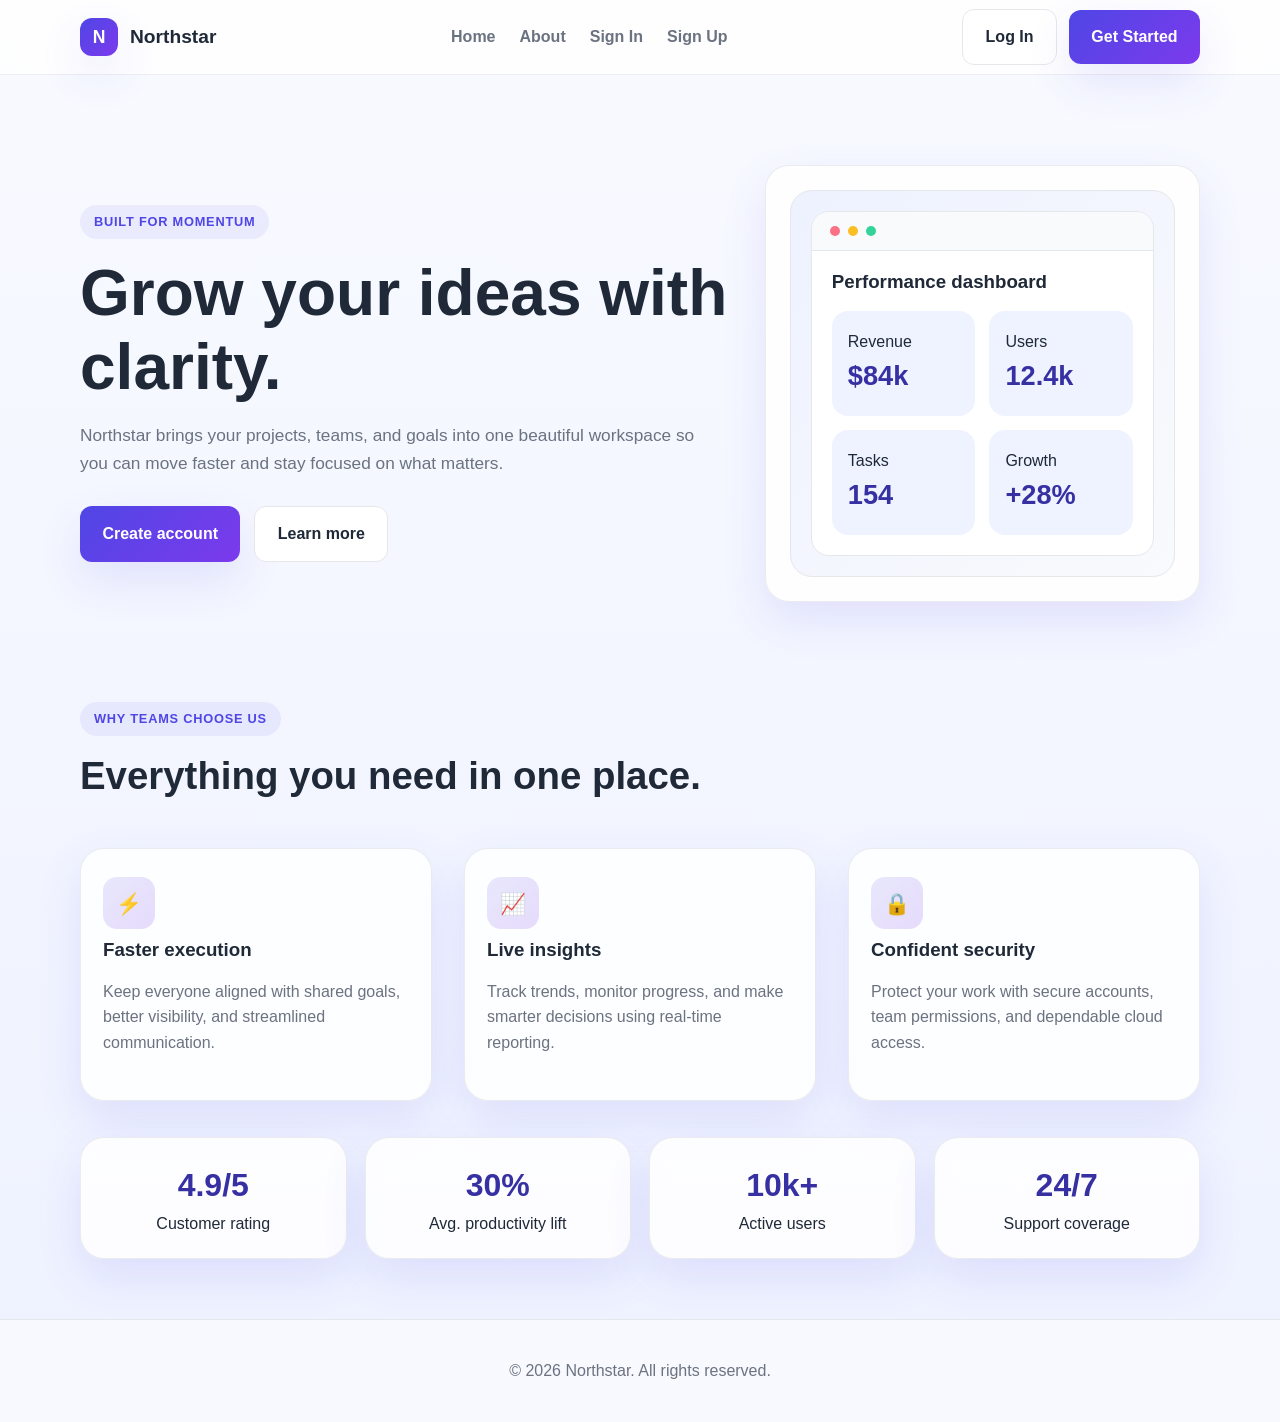
<file: index.html>
<!DOCTYPE html>
<html lang="en">
  <head>
    <meta charset="UTF-8" />
    <meta name="viewport" content="width=device-width, initial-scale=1.0" />
    <title>Northstar | Home</title>
    <link rel="stylesheet" href="styles.css" />
  </head>
  <body>
    <header class="navbar">
      <div class="container navbar-inner">
        <a href="index.html" class="brand" aria-label="Northstar home">
          <span class="brand-mark">N</span>
          <span>Northstar</span>
        </a>

        <nav class="nav-links" aria-label="Main navigation">
          <a href="index.html">Home</a>
          <a href="about.html">About</a>
          <a href="signin.html">Sign In</a>
          <a href="signup.html">Sign Up</a>
        </nav>

        <div class="nav-actions">
          <a class="btn btn-secondary" href="signin.html">Log In</a>
          <a class="btn btn-primary" href="signup.html">Get Started</a>
        </div>
      </div>
    </header>

    <main>
      <section class="hero">
        <div class="container hero-grid">
          <div>
            <span class="eyebrow">Built for momentum</span>
            <h1>Grow your ideas with clarity.</h1>
            <p class="lead">
              Northstar brings your projects, teams, and goals into one beautiful
              workspace so you can move faster and stay focused on what matters.
            </p>

            <div class="hero-actions">
              <a class="btn btn-primary" href="signup.html">Create account</a>
              <a class="btn btn-secondary" href="about.html">Learn more</a>
            </div>
          </div>

          <div class="hero-panel">
            <div class="mockup">
              <div class="mockup-window">
                <div class="mockup-header">
                  <span class="dot"></span>
                  <span class="dot"></span>
                  <span class="dot"></span>
                </div>
                <div class="mockup-content">
                  <h3>Performance dashboard</h3>
                  <div class="metric-row">
                    <div class="metric">
                      <span>Revenue</span>
                      <strong>$84k</strong>
                    </div>
                    <div class="metric">
                      <span>Users</span>
                      <strong>12.4k</strong>
                    </div>
                    <div class="metric">
                      <span>Tasks</span>
                      <strong>154</strong>
                    </div>
                    <div class="metric">
                      <span>Growth</span>
                      <strong>+28%</strong>
                    </div>
                  </div>
                </div>
              </div>
            </div>
          </div>
        </div>
      </section>

      <section class="section">
        <div class="container">
          <div class="section-heading">
            <div>
              <span class="eyebrow">Why teams choose us</span>
              <h2>Everything you need in one place.</h2>
            </div>
          </div>

          <div class="feature-grid">
            <article class="card">
              <div class="icon">⚡</div>
              <h3>Faster execution</h3>
              <p>Keep everyone aligned with shared goals, better visibility, and streamlined communication.</p>
            </article>

            <article class="card">
              <div class="icon">📈</div>
              <h3>Live insights</h3>
              <p>Track trends, monitor progress, and make smarter decisions using real-time reporting.</p>
            </article>

            <article class="card">
              <div class="icon">🔒</div>
              <h3>Confident security</h3>
              <p>Protect your work with secure accounts, team permissions, and dependable cloud access.</p>
            </article>
          </div>

          <div class="stat-strip">
            <div class="stat-card">
              <strong>4.9/5</strong>
              <span>Customer rating</span>
            </div>
            <div class="stat-card">
              <strong>30%</strong>
              <span>Avg. productivity lift</span>
            </div>
            <div class="stat-card">
              <strong>10k+</strong>
              <span>Active users</span>
            </div>
            <div class="stat-card">
              <strong>24/7</strong>
              <span>Support coverage</span>
            </div>
          </div>
        </div>
      </section>
    </main>

    <footer class="site-footer">
      <div class="container">
        <p>© <span id="year"></span> Northstar. All rights reserved.</p>
      </div>
    </footer>

    <script src="script.js"></script>
  </body>
</html>
</file>
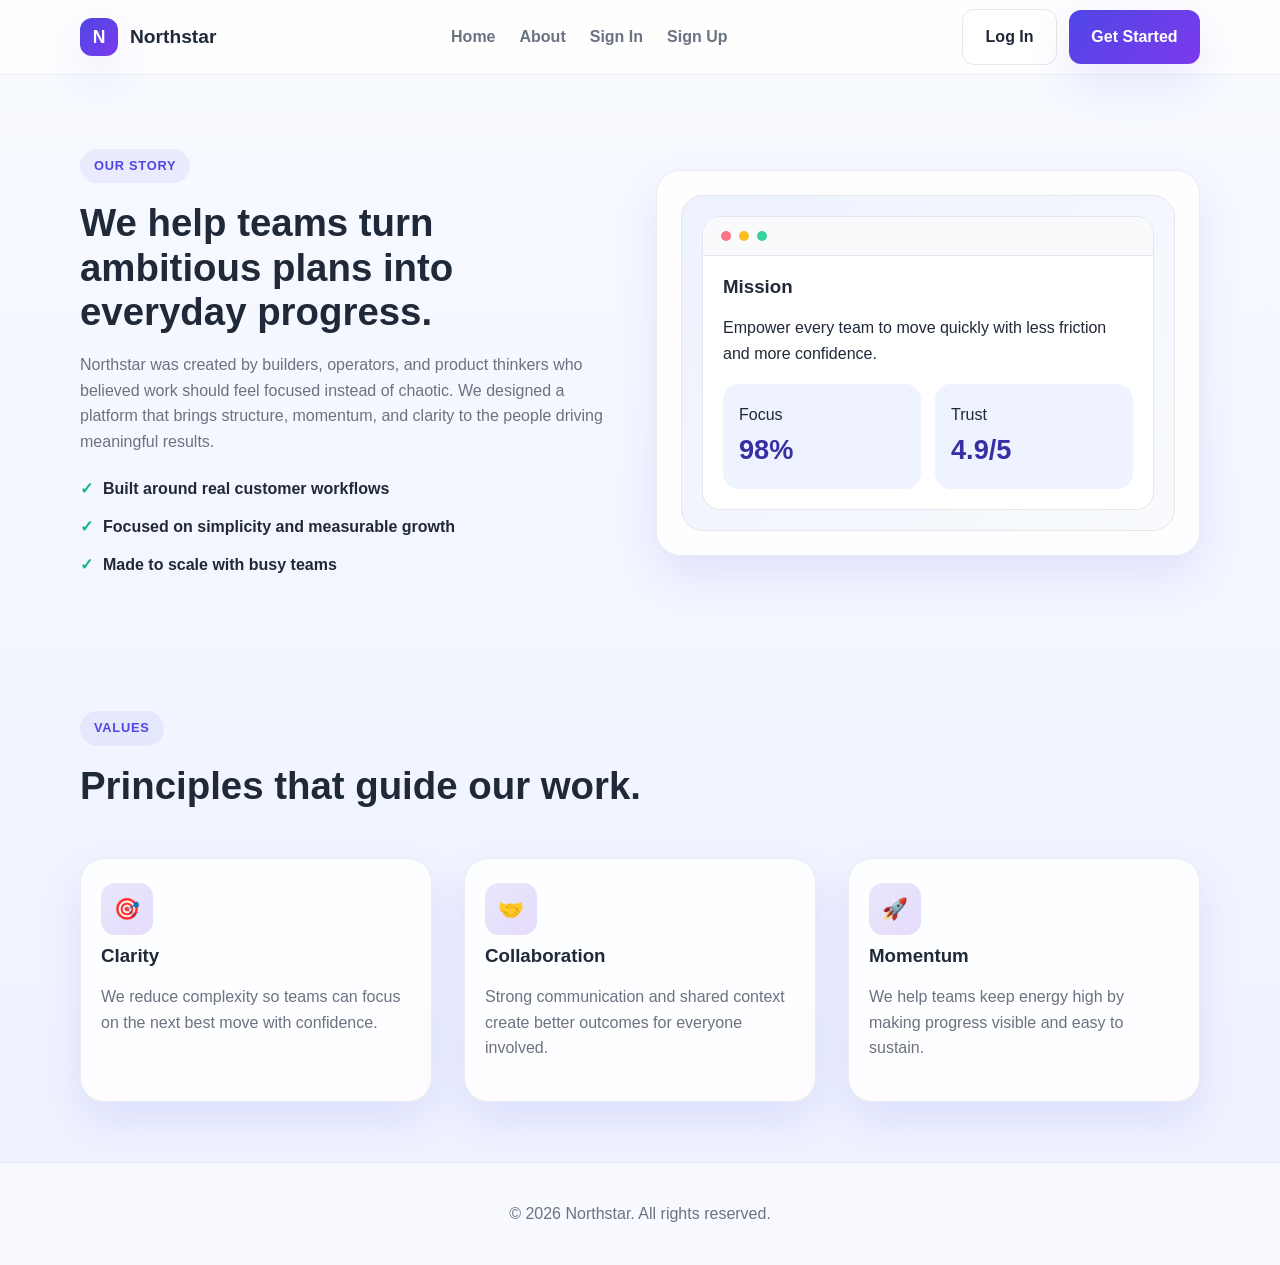
<file: about.html>
<!DOCTYPE html>
<html lang="en">
  <head>
    <meta charset="UTF-8" />
    <meta name="viewport" content="width=device-width, initial-scale=1.0" />
    <title>Northstar | About</title>
    <link rel="stylesheet" href="styles.css" />
  </head>
  <body>
    <header class="navbar">
      <div class="container navbar-inner">
        <a href="index.html" class="brand" aria-label="Northstar home">
          <span class="brand-mark">N</span>
          <span>Northstar</span>
        </a>

        <nav class="nav-links" aria-label="Main navigation">
          <a href="index.html">Home</a>
          <a href="about.html">About</a>
          <a href="signin.html">Sign In</a>
          <a href="signup.html">Sign Up</a>
        </nav>

        <div class="nav-actions">
          <a class="btn btn-secondary" href="signin.html">Log In</a>
          <a class="btn btn-primary" href="signup.html">Get Started</a>
        </div>
      </div>
    </header>

    <main>
      <section class="section">
        <div class="container about-grid">
          <div class="about-copy">
            <span class="eyebrow">Our story</span>
            <h2>We help teams turn ambitious plans into everyday progress.</h2>
            <p>
              Northstar was created by builders, operators, and product thinkers who believed work should feel focused instead of chaotic.
              We designed a platform that brings structure, momentum, and clarity to the people driving meaningful results.
            </p>
            <ul class="list">
              <li>Built around real customer workflows</li>
              <li>Focused on simplicity and measurable growth</li>
              <li>Made to scale with busy teams</li>
            </ul>
          </div>

          <div class="hero-panel">
            <div class="mockup">
              <div class="mockup-window">
                <div class="mockup-header">
                  <span class="dot"></span>
                  <span class="dot"></span>
                  <span class="dot"></span>
                </div>
                <div class="mockup-content">
                  <h3>Mission</h3>
                  <p>Empower every team to move quickly with less friction and more confidence.</p>
                  <div class="metric-row">
                    <div class="metric">
                      <span>Focus</span>
                      <strong>98%</strong>
                    </div>
                    <div class="metric">
                      <span>Trust</span>
                      <strong>4.9/5</strong>
                    </div>
                  </div>
                </div>
              </div>
            </div>
          </div>
        </div>
      </section>

      <section class="section">
        <div class="container">
          <div class="section-heading">
            <div>
              <span class="eyebrow">Values</span>
              <h2>Principles that guide our work.</h2>
            </div>
          </div>

          <div class="value-grid">
            <article class="value-card">
              <div class="icon">🎯</div>
              <h3>Clarity</h3>
              <p>We reduce complexity so teams can focus on the next best move with confidence.</p>
            </article>

            <article class="value-card">
              <div class="icon">🤝</div>
              <h3>Collaboration</h3>
              <p>Strong communication and shared context create better outcomes for everyone involved.</p>
            </article>

            <article class="value-card">
              <div class="icon">🚀</div>
              <h3>Momentum</h3>
              <p>We help teams keep energy high by making progress visible and easy to sustain.</p>
            </article>
          </div>
        </div>
      </section>
    </main>

    <footer class="site-footer">
      <div class="container">
        <p>© <span id="year"></span> Northstar. All rights reserved.</p>
      </div>
    </footer>

    <script src="script.js"></script>
  </body>
</html>
</file>
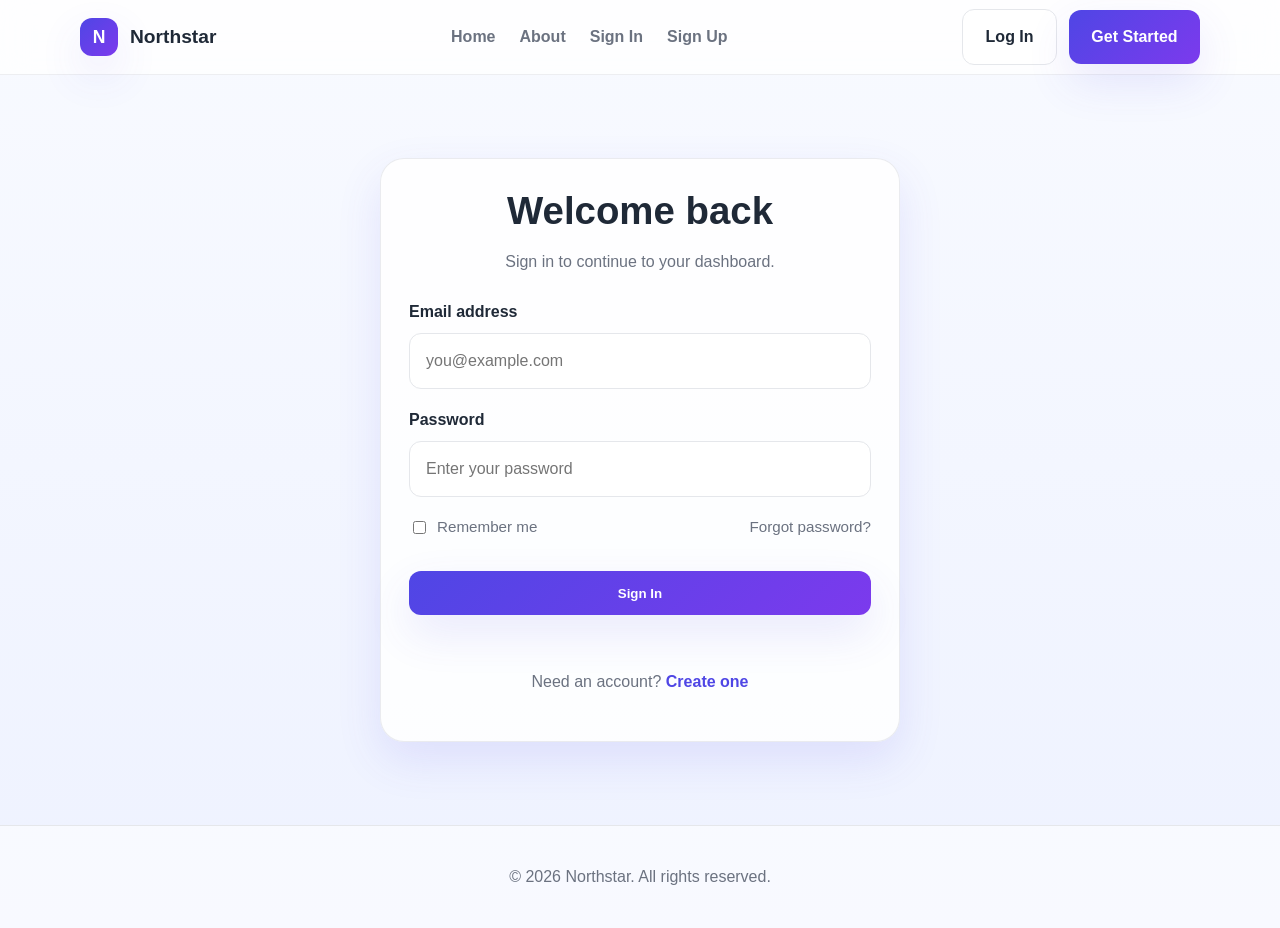
<file: signin.html>
<!DOCTYPE html>
<html lang="en">
  <head>
    <meta charset="UTF-8" />
    <meta name="viewport" content="width=device-width, initial-scale=1.0" />
    <title>Northstar | Sign In</title>
    <link rel="stylesheet" href="styles.css" />
  </head>
  <body>
    <header class="navbar">
      <div class="container navbar-inner">
        <a href="index.html" class="brand" aria-label="Northstar home">
          <span class="brand-mark">N</span>
          <span>Northstar</span>
        </a>

        <nav class="nav-links" aria-label="Main navigation">
          <a href="index.html">Home</a>
          <a href="about.html">About</a>
          <a href="signin.html">Sign In</a>
          <a href="signup.html">Sign Up</a>
        </nav>

        <div class="nav-actions">
          <a class="btn btn-secondary" href="signin.html">Log In</a>
          <a class="btn btn-primary" href="signup.html">Get Started</a>
        </div>
      </div>
    </header>

    <main class="form-shell">
      <div class="container form-layout">
        <div class="form-card">
          <h2 class="form-title">Welcome back</h2>
          <p class="form-subtitle">Sign in to continue to your dashboard.</p>

          <form id="signin-form">
            <div class="form-group">
              <label for="email">Email address</label>
              <input id="email" type="email" placeholder="you@example.com" required />
            </div>

            <div class="form-group">
              <label for="password">Password</label>
              <input id="password" type="password" placeholder="Enter your password" required />
            </div>

            <div class="form-row">
              <label class="check-wrap">
                <input type="checkbox" />
                <span>Remember me</span>
              </label>
              <a href="#" aria-label="Forgot password">Forgot password?</a>
            </div>

            <button class="btn btn-primary" type="submit">Sign In</button>
            <div class="form-message" aria-live="polite"></div>
          </form>

          <p class="form-link">Need an account? <a href="signup.html">Create one</a></p>
        </div>
      </div>
    </main>

    <footer class="site-footer">
      <div class="container">
        <p>© <span id="year"></span> Northstar. All rights reserved.</p>
      </div>
    </footer>

    <script src="script.js"></script>
  </body>
</html>
</file>
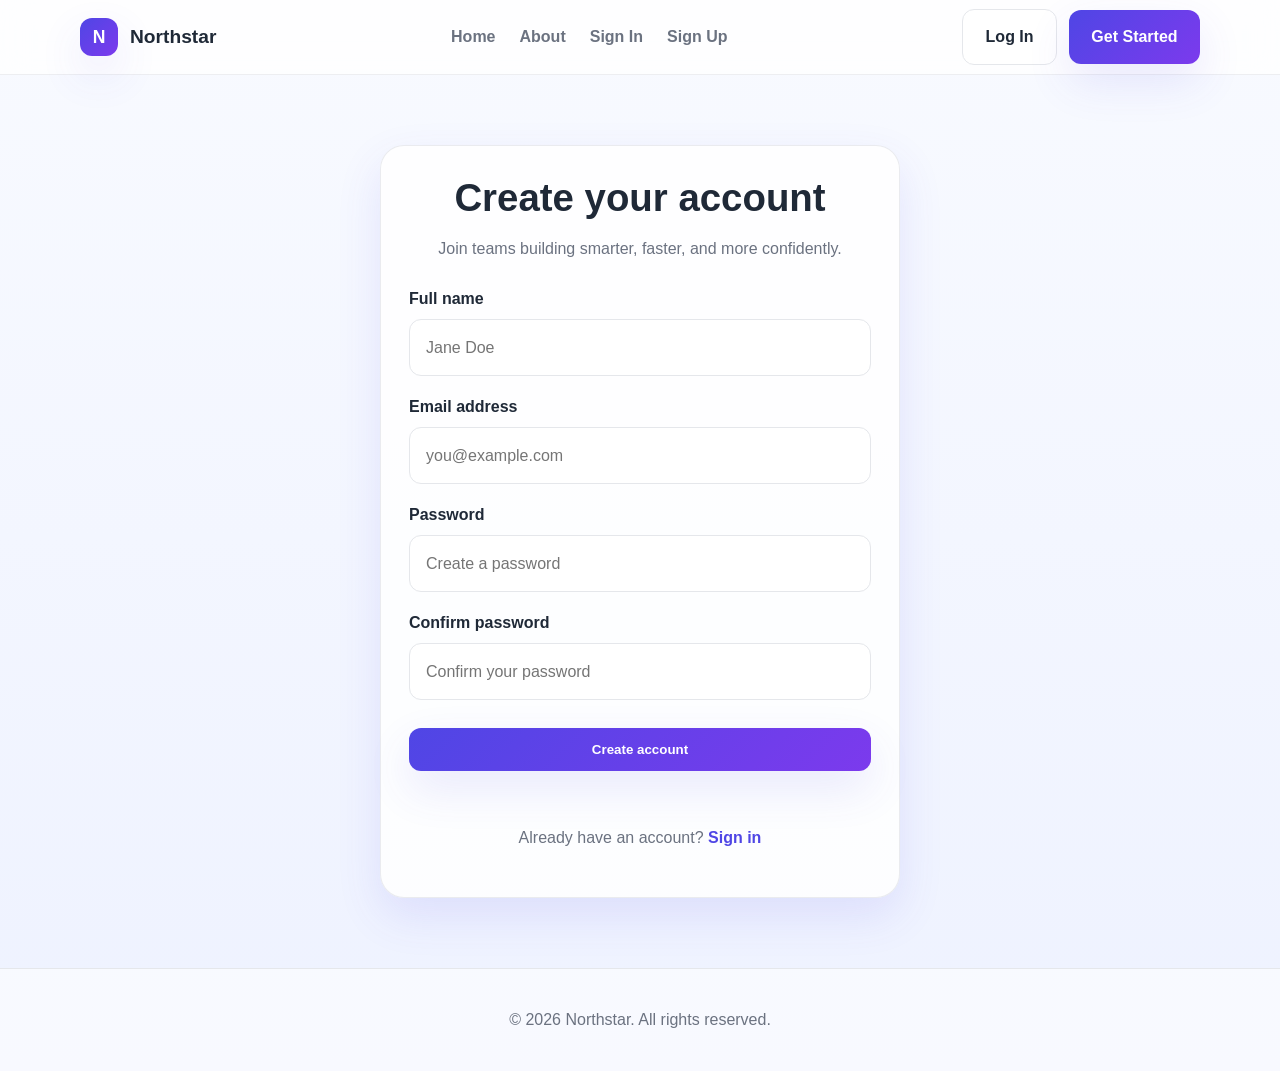
<file: signup.html>
<!DOCTYPE html>
<html lang="en">
  <head>
    <meta charset="UTF-8" />
    <meta name="viewport" content="width=device-width, initial-scale=1.0" />
    <title>Northstar | Sign Up</title>
    <link rel="stylesheet" href="styles.css" />
  </head>
  <body>
    <header class="navbar">
      <div class="container navbar-inner">
        <a href="index.html" class="brand" aria-label="Northstar home">
          <span class="brand-mark">N</span>
          <span>Northstar</span>
        </a>

        <nav class="nav-links" aria-label="Main navigation">
          <a href="index.html">Home</a>
          <a href="about.html">About</a>
          <a href="signin.html">Sign In</a>
          <a href="signup.html">Sign Up</a>
        </nav>

        <div class="nav-actions">
          <a class="btn btn-secondary" href="signin.html">Log In</a>
          <a class="btn btn-primary" href="signup.html">Get Started</a>
        </div>
      </div>
    </header>

    <main class="form-shell">
      <div class="container form-layout">
        <div class="form-card">
          <h2 class="form-title">Create your account</h2>
          <p class="form-subtitle">Join teams building smarter, faster, and more confidently.</p>

          <form id="signup-form">
            <div class="form-group">
              <label for="full-name">Full name</label>
              <input id="full-name" type="text" placeholder="Jane Doe" required />
            </div>

            <div class="form-group">
              <label for="signup-email">Email address</label>
              <input id="signup-email" type="email" placeholder="you@example.com" required />
            </div>

            <div class="form-group">
              <label for="signup-password">Password</label>
              <input id="signup-password" type="password" placeholder="Create a password" required />
            </div>

            <div class="form-group">
              <label for="confirm-password">Confirm password</label>
              <input id="confirm-password" type="password" placeholder="Confirm your password" required />
            </div>

            <button class="btn btn-primary" type="submit">Create account</button>
            <div class="form-message" aria-live="polite"></div>
          </form>

          <p class="form-link">Already have an account? <a href="signin.html">Sign in</a></p>
        </div>
      </div>
    </main>

    <footer class="site-footer">
      <div class="container">
        <p>© <span id="year"></span> Northstar. All rights reserved.</p>
      </div>
    </footer>

    <script src="script.js"></script>
  </body>
</html>
</file>
<file: styles.css>
:root {
  --bg: #f5f7ff;
  --surface: #ffffff;
  --surface-alt: #eef3ff;
  --primary: #4f46e5;
  --primary-dark: #3730a3;
  --accent: #7c3aed;
  --text: #1f2937;
  --muted: #6b7280;
  --border: #e5e7eb;
  --success: #10b981;
  --shadow: 0 18px 45px rgba(79, 70, 229, 0.12);
}

* {
  box-sizing: border-box;
}

html {
  scroll-behavior: smooth;
}

body {
  margin: 0;
  font-family: "Segoe UI", Tahoma, Geneva, Verdana, sans-serif;
  background: linear-gradient(180deg, #f8faff 0%, #eef2ff 100%);
  color: var(--text);
  line-height: 1.6;
}

a {
  color: inherit;
  text-decoration: none;
}

img {
  max-width: 100%;
  display: block;
}

.container {
  width: min(1120px, calc(100% - 32px));
  margin: 0 auto;
}

.navbar {
  position: sticky;
  top: 0;
  z-index: 50;
  backdrop-filter: blur(14px);
  background: rgba(255, 255, 255, 0.78);
  border-bottom: 1px solid rgba(229, 231, 235, 0.7);
}

.navbar-inner {
  display: flex;
  align-items: center;
  justify-content: space-between;
  min-height: 74px;
  gap: 20px;
}

.brand {
  display: flex;
  align-items: center;
  gap: 12px;
  font-weight: 800;
  font-size: 1.2rem;
}

.brand-mark {
  width: 38px;
  height: 38px;
  display: grid;
  place-items: center;
  border-radius: 12px;
  background: linear-gradient(135deg, var(--primary), var(--accent));
  color: white;
  font-size: 1.1rem;
  box-shadow: var(--shadow);
}

.nav-links {
  display: flex;
  align-items: center;
  gap: 24px;
  color: var(--muted);
  font-weight: 600;
}

.nav-links a:hover {
  color: var(--primary);
}

.nav-actions {
  display: flex;
  align-items: center;
  gap: 12px;
}

.btn {
  display: inline-flex;
  align-items: center;
  justify-content: center;
  padding: 0.9rem 1.4rem;
  border-radius: 12px;
  border: none;
  font-weight: 700;
  cursor: pointer;
  transition: 0.2s ease;
}

.btn:hover {
  transform: translateY(-1px);
}

.btn-primary {
  background: linear-gradient(135deg, var(--primary), var(--accent));
  color: white;
  box-shadow: var(--shadow);
}

.btn-secondary {
  border: 1px solid var(--border);
  background: white;
  color: var(--text);
}

.hero {
  padding: 90px 0 40px;
}

.hero-grid,
.about-grid,
.feature-grid,
.value-grid,
.team-grid,
.form-layout {
  display: grid;
  gap: 32px;
}

.hero-grid {
  grid-template-columns: 1.2fr 0.8fr;
  align-items: center;
}

.eyebrow {
  display: inline-block;
  margin-bottom: 18px;
  padding: 7px 14px;
  border-radius: 999px;
  background: rgba(79, 70, 229, 0.08);
  color: var(--primary);
  font-size: 0.8rem;
  letter-spacing: 0.06em;
  text-transform: uppercase;
  font-weight: 700;
}

h1, h2, h3 {
  margin: 0 0 18px;
  line-height: 1.15;
}

h1 {
  font-size: clamp(2.5rem, 5vw, 4.2rem);
}

h2 {
  font-size: clamp(2rem, 3vw, 3rem);
}

.lead {
  font-size: 1.08rem;
  color: var(--muted);
  max-width: 620px;
}

.hero-actions {
  margin-top: 28px;
  display: flex;
  flex-wrap: wrap;
  gap: 14px;
}

.hero-panel,
.card,
.form-card,
.stat-card,
.value-card,
.team-member {
  background: rgba(255, 255, 255, 0.84);
  border: 1px solid rgba(229, 231, 235, 0.8);
  border-radius: 24px;
  box-shadow: var(--shadow);
}

.hero-panel {
  padding: 24px;
}

.mockup {
  padding: 20px;
  border-radius: 22px;
  background: linear-gradient(135deg, #eef2ff, #f8fafc);
  border: 1px solid var(--border);
}

.mockup-window {
  background: white;
  border-radius: 18px;
  border: 1px solid var(--border);
  overflow: hidden;
}

.mockup-header {
  display: flex;
  gap: 8px;
  align-items: center;
  padding: 14px 18px;
  background: #f8fafc;
  border-bottom: 1px solid var(--border);
}

.dot {
  width: 10px;
  height: 10px;
  border-radius: 50%;
  background: #cbd5e1;
}

.dot:nth-child(1) { background: #fb7185; }
.dot:nth-child(2) { background: #fbbf24; }
.dot:nth-child(3) { background: #34d399; }

.mockup-content {
  padding: 20px;
}

.metric-row {
  display: grid;
  grid-template-columns: repeat(2, minmax(0, 1fr));
  gap: 14px;
  margin-top: 18px;
}

.metric {
  padding: 18px 16px;
  border-radius: 16px;
  background: var(--surface-alt);
}

.metric strong {
  font-size: 1.7rem;
  display: block;
  color: var(--primary-dark);
}

.section {
  padding: 60px 0;
}

.section-heading {
  display: flex;
  justify-content: space-between;
  align-items: end;
  gap: 20px;
  margin-bottom: 32px;
}

.feature-grid,
.value-grid,
.team-grid {
  grid-template-columns: repeat(3, minmax(0, 1fr));
}

.card {
  padding: 28px 22px;
}

.icon {
  width: 52px;
  height: 52px;
  display: grid;
  place-items: center;
  border-radius: 14px;
  background: linear-gradient(135deg, rgba(79, 70, 229, 0.12), rgba(124, 58, 237, 0.18));
  font-size: 1.3rem;
  margin-bottom: 10px;
}

.card p,
.value-card p,
.team-member p,
.about-copy p,
.form-card p,
.site-footer p {
  color: var(--muted);
}

.stat-strip {
  display: grid;
  grid-template-columns: repeat(4, minmax(0, 1fr));
  gap: 18px;
  margin-top: 36px;
}

.stat-card {
  padding: 22px 18px;
  text-align: center;
}

.stat-card strong {
  display: block;
  font-size: 2rem;
  color: var(--primary-dark);
}

.about-grid {
  grid-template-columns: 1fr 1fr;
  align-items: center;
}

.about-copy {
  padding: 14px 0;
}

.list {
  margin: 22px 0 0;
  padding: 0;
  list-style: none;
  display: grid;
  gap: 12px;
  color: var(--text);
  font-weight: 600;
}

.list li::before {
  content: "✓";
  color: var(--success);
  display: inline-block;
  margin-right: 10px;
}

.value-card,
.team-member {
  padding: 24px 20px;
}

.form-shell {
  min-height: calc(100vh - 150px);
  display: grid;
  place-items: center;
  padding: 70px 0;
}

.form-layout {
  grid-template-columns: 1fr;
  width: min(520px, 100%);
}

.form-card {
  padding: 30px 28px;
}

.form-title {
  text-align: center;
  margin-bottom: 12px;
}

.form-subtitle {
  text-align: center;
  margin-bottom: 24px;
}

.form-group {
  display: grid;
  gap: 8px;
  margin-bottom: 18px;
}

.form-group label {
  font-weight: 600;
  color: var(--text);
}

.form-group input {
  width: 100%;
  border: 1px solid var(--border);
  background: white;
  border-radius: 12px;
  padding: 0.9rem 1rem;
  font: inherit;
  color: var(--text);
}

.form-row {
  display: flex;
  justify-content: space-between;
  align-items: center;
  gap: 12px;
  margin: 8px 0 22px;
  color: var(--muted);
  font-size: 0.95rem;
}

.check-wrap {
  display: inline-flex;
  align-items: center;
  gap: 8px;
}

.check-wrap input {
  accent-color: var(--primary);
}

.form-card .btn {
  width: 100%;
  margin-top: 10px;
}

.form-link {
  text-align: center;
  margin-top: 18px;
  color: var(--muted);
}

.form-link a {
  color: var(--primary);
  font-weight: 700;
}

.form-message {
  min-height: 24px;
  margin-top: 12px;
  color: var(--success);
  font-weight: 600;
  text-align: center;
}

.site-footer {
  border-top: 1px solid var(--border);
  background: rgba(255, 255, 255, 0.6);
  padding: 22px 0;
  text-align: center;
}

@media (max-width: 768px) {
  .navbar-inner,
  .nav-links,
  .nav-actions,
  .section-heading,
  .hero-actions,
  .form-row {
    flex-direction: column;
    align-items: flex-start;
  }

  .navbar-inner {
    padding: 14px 0;
  }

  .nav-links {
    gap: 10px;
  }

  .hero-grid,
  .about-grid,
  .feature-grid,
  .value-grid,
  .team-grid,
  .stat-strip {
    grid-template-columns: 1fr;
  }

  .hero {
    padding-top: 56px;
  }

  .section {
    padding: 50px 0;
  }
}
</file>
